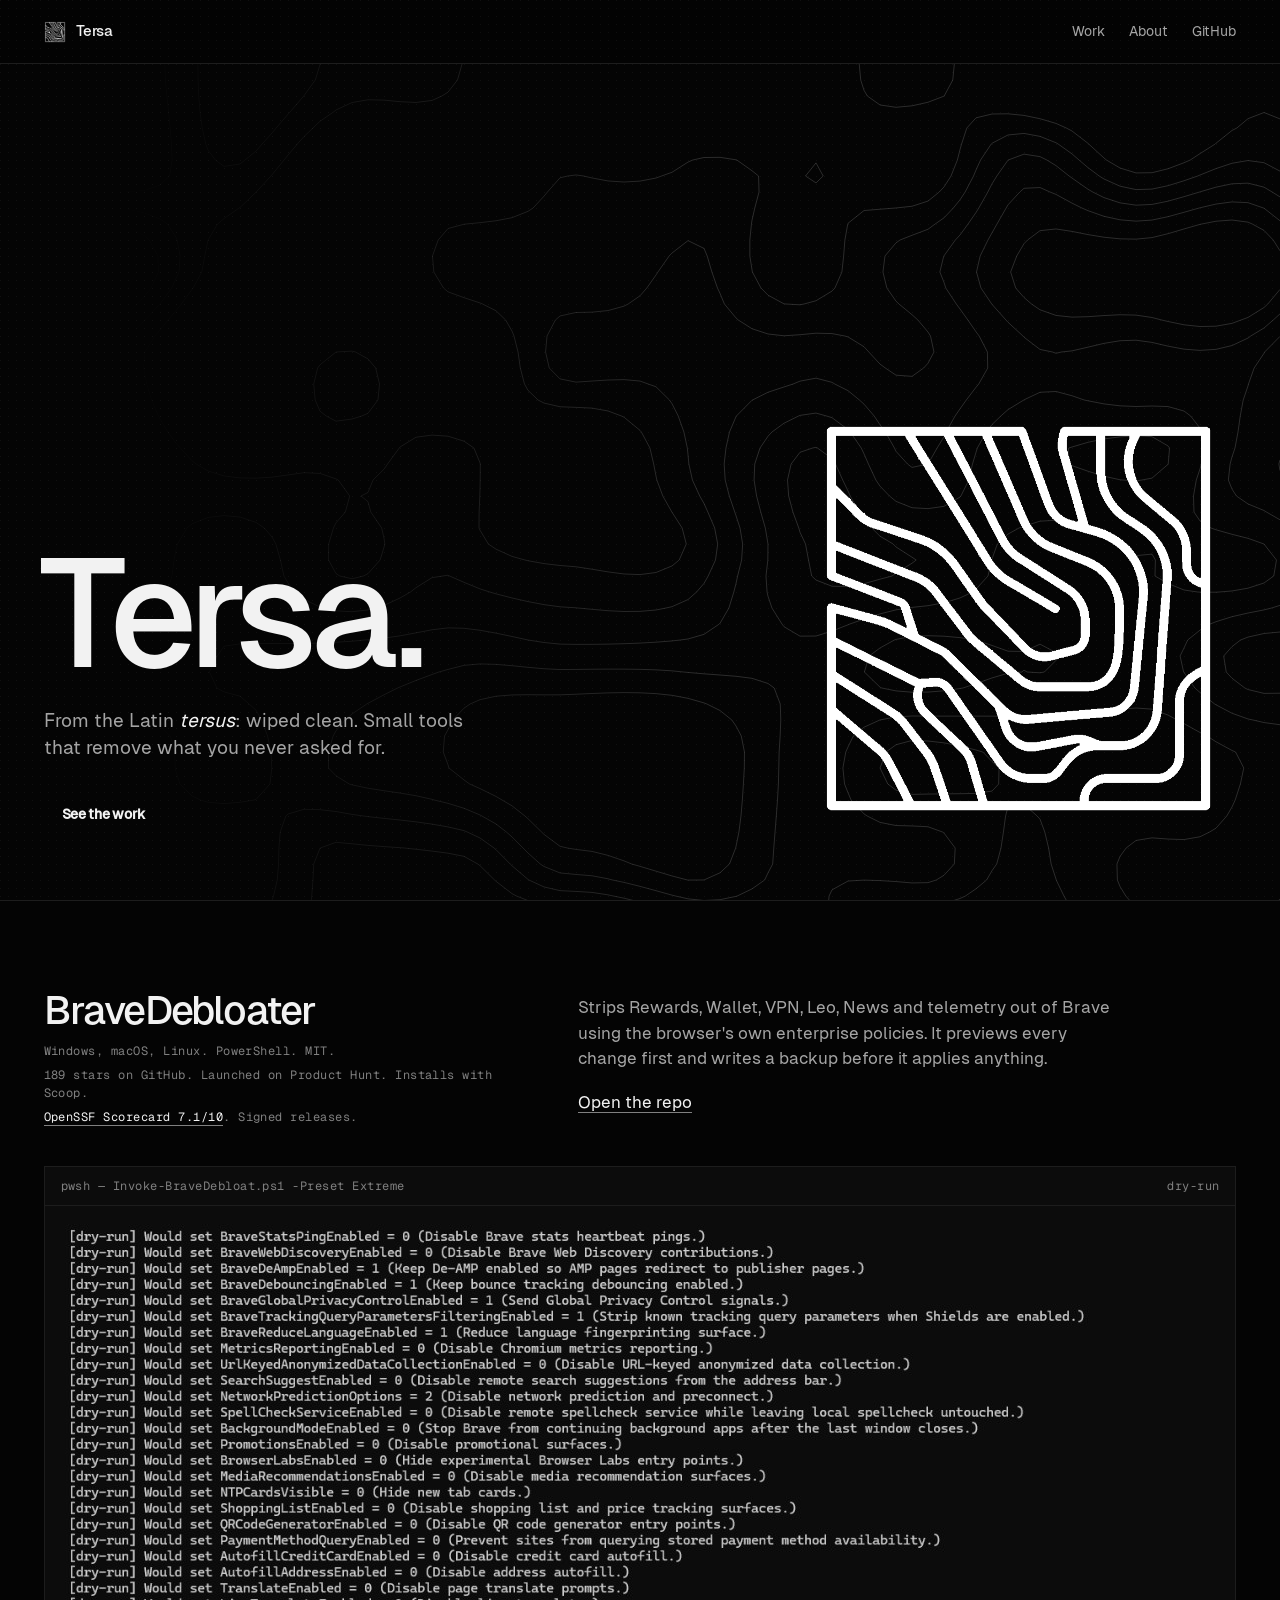
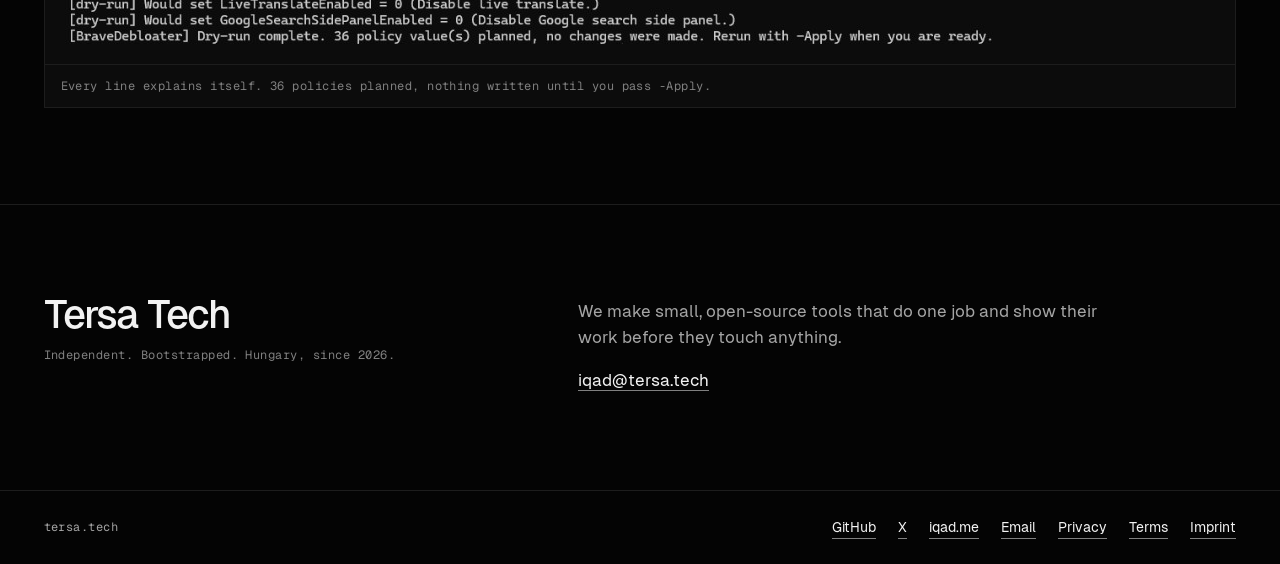
<file: index.html>
<!doctype html>
<html lang="en">
<head>
  <meta charset="utf-8" />
  <meta name="viewport" content="width=device-width, initial-scale=1" />
  <title>Tersa Tech</title>
  <meta name="description" content="Tersa, from the Latin tersus: wiped clean. Small tools that remove what you never asked for. Home of BraveDebloater." />
  <meta name="theme-color" content="#121212" />
  <link rel="canonical" href="https://tersa.tech/" />
  <link rel="icon" type="image/png" href="/assets/favicon.png" />
  <link rel="apple-touch-icon" href="/assets/apple-touch.png" />
  <meta property="og:type" content="website" />
  <meta property="og:site_name" content="Tersa Tech" />
  <meta property="og:url" content="https://tersa.tech/" />
  <meta property="og:title" content="Tersa" />
  <meta property="og:description" content="From the Latin tersus: wiped clean. Small tools that remove what you never asked for." />
  <meta property="og:image" content="https://tersa.tech/assets/og.png" />
  <meta property="og:image:alt" content="Tersa mark" />
  <meta name="twitter:card" content="summary" />
  <meta name="twitter:title" content="Tersa" />
  <meta name="twitter:description" content="From the Latin tersus: wiped clean. Small tools that remove what you never asked for." />
  <meta name="twitter:image" content="https://tersa.tech/assets/og.png" />
  <link rel="preload" href="/assets/fonts/geist-sans-400.woff2" as="font" type="font/woff2" crossorigin />
  <link rel="preload" href="/assets/fonts/geist-sans-500.woff2" as="font" type="font/woff2" crossorigin />
  <link rel="preload" href="/assets/fonts/geist-mono-400.woff2" as="font" type="font/woff2" crossorigin />
  <link rel="stylesheet" href="/site.css" />
  <noscript><style>.reveal{opacity:1!important;animation:none!important;transform:none!important}</style></noscript>
  <script type="application/ld+json">
  {
    "@context": "https://schema.org",
    "@type": "Organization",
    "name": "Tersa Tech",
    "alternateName": "Tersa",
    "url": "https://tersa.tech/",
    "logo": "https://tersa.tech/assets/icon-512.png",
    "email": "iqad@tersa.tech",
    "foundingDate": "2026",
    "address": {"@type": "PostalAddress", "addressCountry": "HU"},
    "sameAs": ["https://github.com/osfv", "https://x.com/oxcipity"]
  }
  </script>
</head>
<body>
  <a class="skip" href="#work">Skip to work</a>

  <header>
    <a class="brand" href="/">
      <img src="/assets/tersa-mark-white.png" width="22" height="22" alt="" />
      <span class="wordmark">Tersa</span>
    </a>
    <nav>
      <a href="#work">Work</a>
      <a href="#studio">About</a>
      <a href="https://github.com/osfv" target="_blank" rel="noopener">GitHub</a>
    </nav>
  </header>

  <main>
  <section class="hero">
    <canvas class="contour" aria-hidden="true"></canvas>
    <div class="hero-copy reveal">
      <h1>Tersa.</h1>
      <p class="lede">From the Latin <em>tersus</em>: wiped clean. Small tools that remove what you never asked for.</p>
      <a class="btn" href="#work">See the work</a>
    </div>
    <div class="mark-wrap reveal">
      <img src="/assets/tersa-mark-white.png" width="440" height="440" alt="Tersa mark" />
    </div>
  </section>

  <section class="work" id="work">
    <div class="work-head">
      <div class="reveal">
        <h2>BraveDebloater</h2>
        <p class="facts mono">Windows, macOS, Linux. PowerShell. MIT.</p>
        <p class="facts mono"><span data-stars>189</span> stars on GitHub. Launched on Product Hunt. Installs with Scoop.</p>
        <p class="facts mono"><a href="https://scorecard.dev/viewer/?uri=github.com/osfv/BraveDebloater" target="_blank" rel="noopener">OpenSSF Scorecard <span data-scorecard>7.1</span>/10</a>. Signed releases.</p>
      </div>
      <div class="work-copy reveal">
        <p>Strips Rewards, Wallet, VPN, Leo, News and telemetry out of Brave using the browser's own enterprise policies. It previews every change first and writes a backup before it applies anything.</p>
        <a href="https://github.com/osfv/BraveDebloater" target="_blank" rel="noopener">Open the repo</a>
      </div>
    </div>
    <figure class="shot reveal">
      <div class="shot-bar mono" aria-hidden="true">
        <span>pwsh &mdash; Invoke-BraveDebloat.ps1 -Preset Extreme</span>
        <span>dry-run</span>
      </div>
      <div class="shot-body">
        <img src="/assets/work/dry-run.png" width="1024" height="420" loading="lazy" alt="BraveDebloater dry-run output. Each line reads Would set, then a policy name and value with a plain explanation, ending with: Dry-run complete. 36 policy values planned, no changes were made." />
      </div>
      <figcaption class="mono">Every line explains itself. 36 policies planned, nothing written until you pass -Apply.</figcaption>
    </figure>
  </section>

  <section class="studio" id="studio">
    <div class="work-head">
      <div class="reveal">
        <h2>Tersa Tech</h2>
        <p class="facts mono">Independent. Bootstrapped. Hungary, since 2026.</p>
      </div>
      <div class="work-copy reveal">
        <p>We make small, open-source tools that do one job and show their work before they touch anything.</p>
        <a href="mailto:iqad@tersa.tech">iqad@tersa.tech</a>
      </div>
    </div>
  </section>
  </main>

  <footer>
    <a class="foot-home mono" href="/">tersa.tech</a>
    <div class="foot-links">
      <a href="https://github.com/osfv" target="_blank" rel="noopener">GitHub</a>
      <a href="https://x.com/oxcipity" target="_blank" rel="noopener">X</a>
      <a href="https://iqad.me" target="_blank" rel="noopener">iqad.me</a>
      <a href="mailto:iqad@tersa.tech">Email</a>
      <a href="/privacy/">Privacy</a>
      <a href="/terms/">Terms</a>
      <a href="/imprint/">Imprint</a>
    </div>
  </footer>

  <script src="/site.js" defer></script>
</body>
</html>
</file>
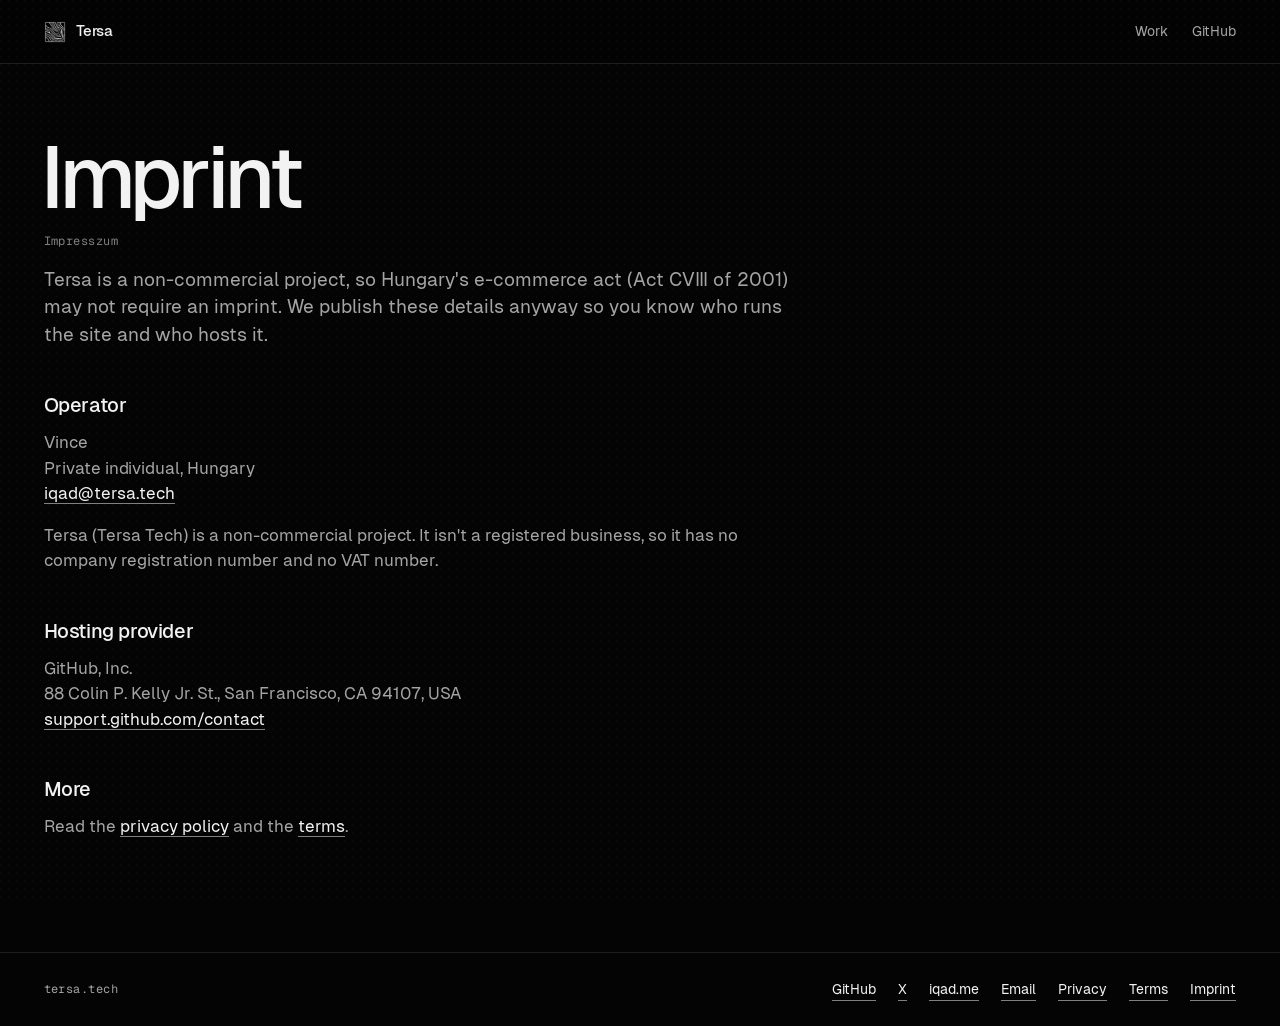
<file: imprint/index.html>
<!doctype html>
<html lang="en">
<head>
  <meta charset="utf-8" />
  <meta name="viewport" content="width=device-width, initial-scale=1" />
  <title>Imprint - Tersa</title>
  <meta name="description" content="Imprint (impresszum) for tersa.tech: who runs the site, how to reach them and who hosts it." />
  <meta name="theme-color" content="#121212" />
  <link rel="canonical" href="https://tersa.tech/imprint/" />
  <link rel="icon" type="image/png" href="/assets/favicon.png" />
  <link rel="apple-touch-icon" href="/assets/apple-touch.png" />
  <link rel="preload" href="/assets/fonts/geist-sans-400.woff2" as="font" type="font/woff2" crossorigin />
  <link rel="preload" href="/assets/fonts/geist-sans-500.woff2" as="font" type="font/woff2" crossorigin />
  <link rel="stylesheet" href="/site.css" />
</head>
<body>
  <a class="skip" href="#main">Skip to content</a>

  <header>
    <a class="brand" href="/">
      <img src="/assets/tersa-mark-white.png" width="22" height="22" alt="" />
      <span class="wordmark">Tersa</span>
    </a>
    <nav>
      <a href="/#work">Work</a>
      <a href="https://github.com/osfv" target="_blank" rel="noopener">GitHub</a>
    </nav>
  </header>

  <main class="doc" id="main">
    <h1>Imprint</h1>
    <p class="doc-date mono" lang="hu">Impresszum</p>

    <p class="doc-lede">Tersa is a non-commercial project, so Hungary's e-commerce act (Act CVIII of 2001) may not require an imprint. We publish these details anyway so you know who runs the site and who hosts it.</p>

    <h2>Operator</h2>
    <p>Vince<br />Private individual, Hungary<br /><a href="mailto:iqad@tersa.tech">iqad@tersa.tech</a></p>
    <p>Tersa (Tersa Tech) is a non-commercial project. It isn't a registered business, so it has no company registration number and no VAT number.</p>

    <h2>Hosting provider</h2>
    <p>GitHub, Inc.<br />88 Colin P. Kelly Jr. St., San Francisco, CA 94107, USA<br /><a href="https://support.github.com/contact" target="_blank" rel="noopener">support.github.com/contact</a></p>

    <h2>More</h2>
    <p>Read the <a href="/privacy/">privacy policy</a> and the <a href="/terms/">terms</a>.</p>
  </main>

  <footer>
    <a class="foot-home mono" href="/">tersa.tech</a>
    <div class="foot-links">
      <a href="https://github.com/osfv" target="_blank" rel="noopener">GitHub</a>
      <a href="https://x.com/oxcipity" target="_blank" rel="noopener">X</a>
      <a href="https://iqad.me" target="_blank" rel="noopener">iqad.me</a>
      <a href="mailto:iqad@tersa.tech">Email</a>
      <a href="/privacy/">Privacy</a>
      <a href="/terms/">Terms</a>
      <a href="/imprint/" aria-current="page">Imprint</a>
    </div>
  </footer>
</body>
</html>
</file>
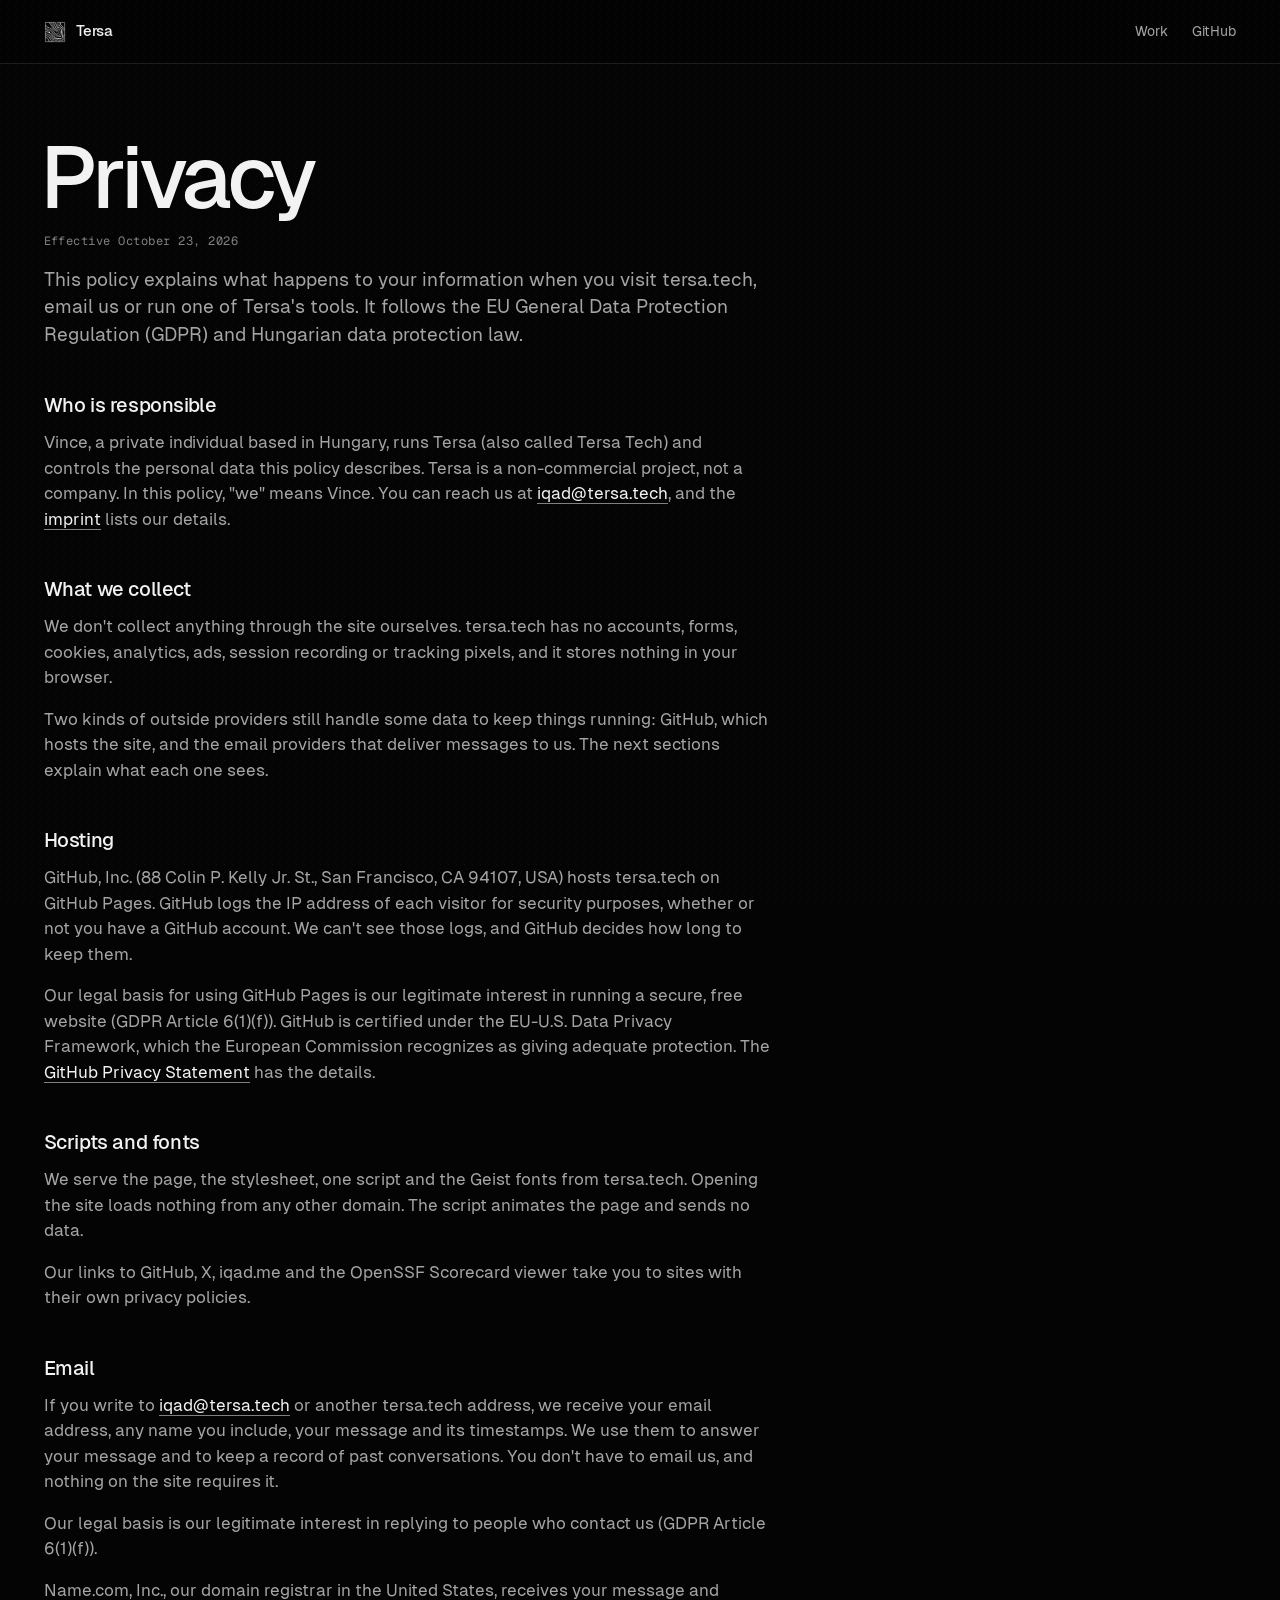
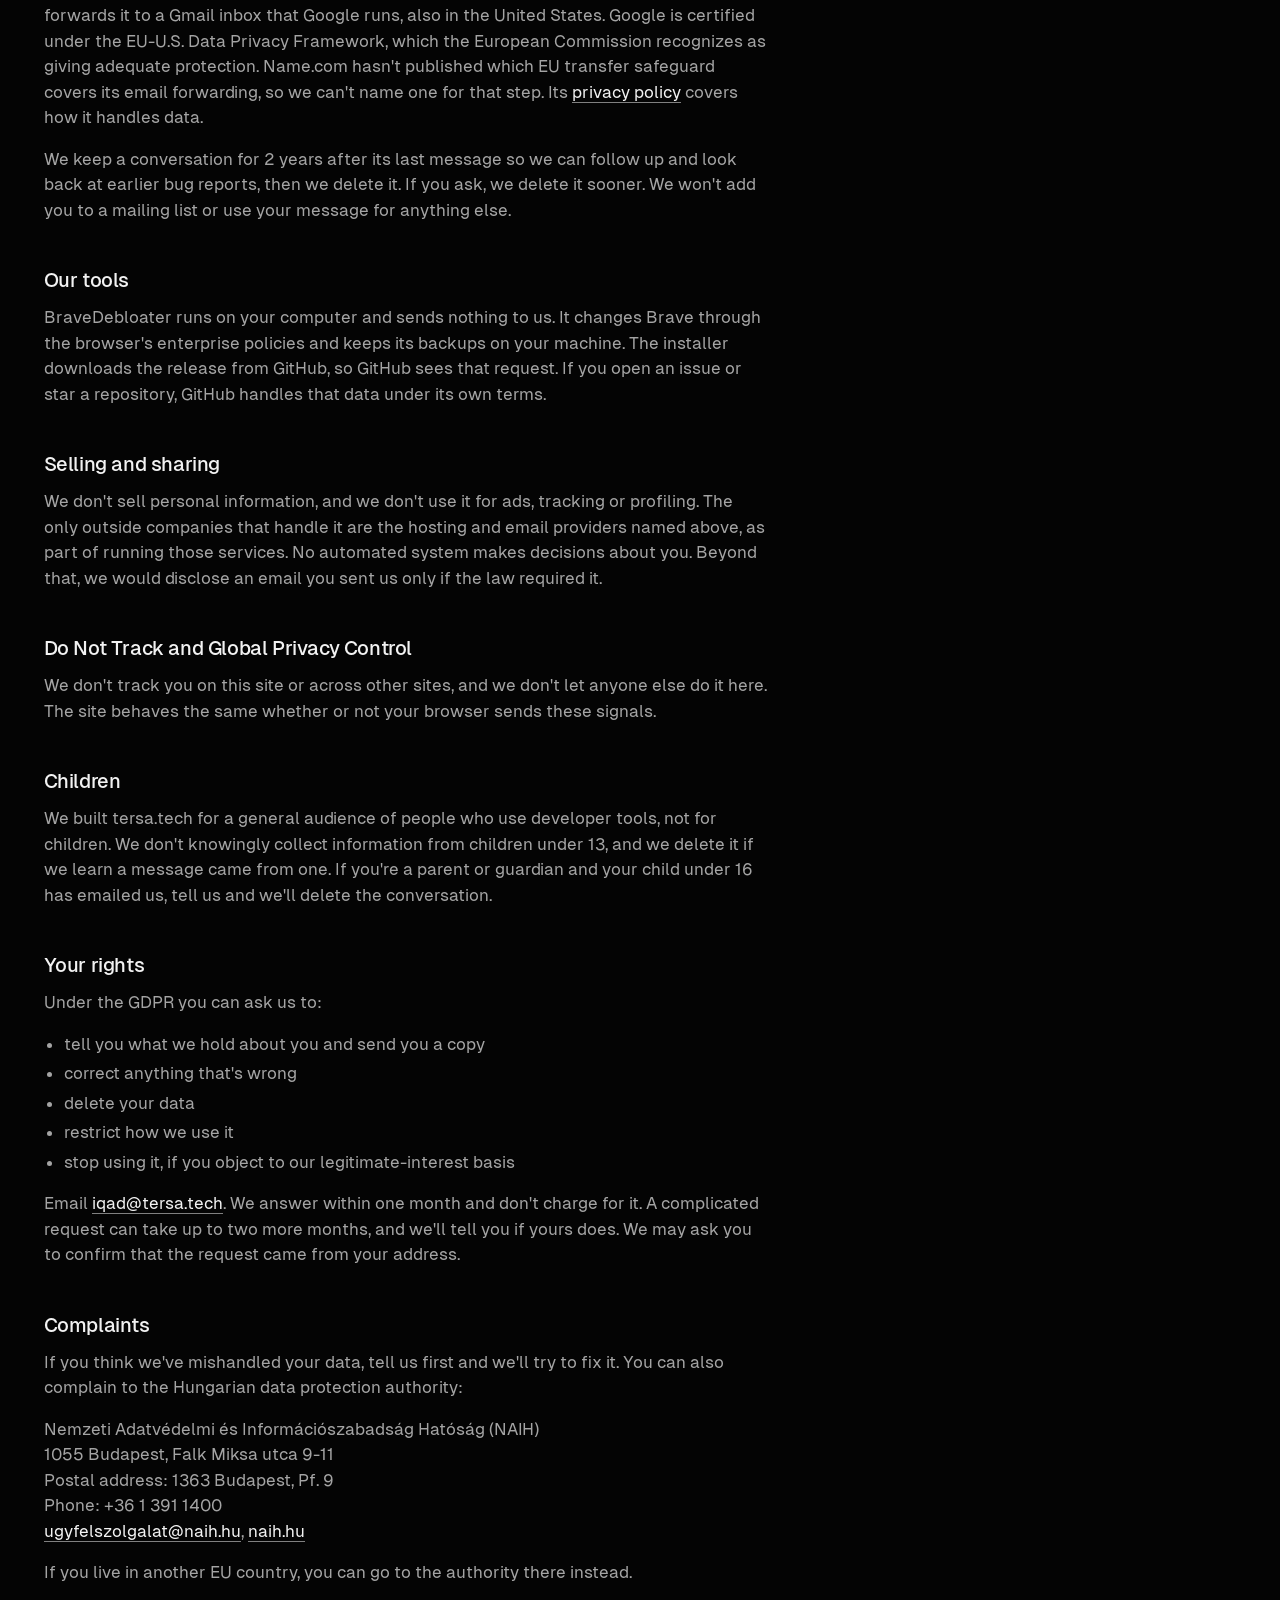
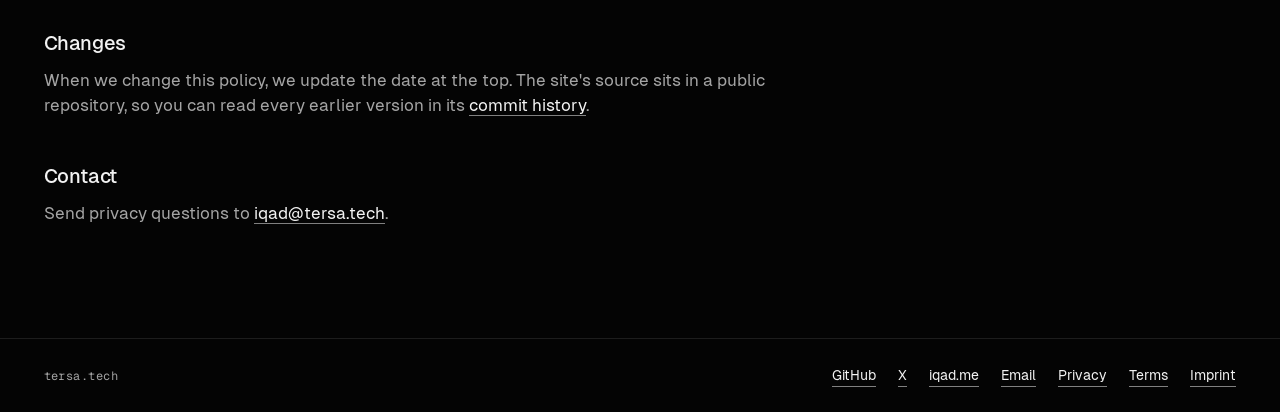
<file: privacy/index.html>
<!doctype html>
<html lang="en">
<head>
  <meta charset="utf-8" />
  <meta name="viewport" content="width=device-width, initial-scale=1" />
  <title>Privacy - Tersa</title>
  <meta name="description" content="What Tersa collects: nothing through tersa.tech or its tools, and only your email if you write to us. GDPR rights and how to complain." />
  <meta name="theme-color" content="#121212" />
  <link rel="canonical" href="https://tersa.tech/privacy/" />
  <link rel="icon" type="image/png" href="/assets/favicon.png" />
  <link rel="apple-touch-icon" href="/assets/apple-touch.png" />
  <link rel="preload" href="/assets/fonts/geist-sans-400.woff2" as="font" type="font/woff2" crossorigin />
  <link rel="preload" href="/assets/fonts/geist-sans-500.woff2" as="font" type="font/woff2" crossorigin />
  <link rel="stylesheet" href="/site.css" />
</head>
<body>
  <a class="skip" href="#main">Skip to content</a>

  <header>
    <a class="brand" href="/">
      <img src="/assets/tersa-mark-white.png" width="22" height="22" alt="" />
      <span class="wordmark">Tersa</span>
    </a>
    <nav>
      <a href="/#work">Work</a>
      <a href="https://github.com/osfv" target="_blank" rel="noopener">GitHub</a>
    </nav>
  </header>

  <main class="doc" id="main">
    <h1>Privacy</h1>
    <p class="doc-date mono">Effective October 23, 2026</p>

    <p class="doc-lede">This policy explains what happens to your information when you visit tersa.tech, email us or run one of Tersa's tools. It follows the EU General Data Protection Regulation (GDPR) and Hungarian data protection law.</p>

    <h2>Who is responsible</h2>
    <p>Vince, a private individual based in Hungary, runs Tersa (also called Tersa Tech) and controls the personal data this policy describes. Tersa is a non-commercial project, not a company. In this policy, "we" means Vince. You can reach us at <a href="mailto:iqad@tersa.tech">iqad@tersa.tech</a>, and the <a href="/imprint/">imprint</a> lists our details.</p>

    <h2>What we collect</h2>
    <p>We don't collect anything through the site ourselves. tersa.tech has no accounts, forms, cookies, analytics, ads, session recording or tracking pixels, and it stores nothing in your browser.</p>
    <p>Two kinds of outside providers still handle some data to keep things running: GitHub, which hosts the site, and the email providers that deliver messages to us. The next sections explain what each one sees.</p>

    <h2>Hosting</h2>
    <p>GitHub, Inc. (88 Colin P. Kelly Jr. St., San Francisco, CA 94107, USA) hosts tersa.tech on GitHub Pages. GitHub logs the IP address of each visitor for security purposes, whether or not you have a GitHub account. We can't see those logs, and GitHub decides how long to keep them.</p>
    <p>Our legal basis for using GitHub Pages is our legitimate interest in running a secure, free website (GDPR Article 6(1)(f)). GitHub is certified under the EU-U.S. Data Privacy Framework, which the European Commission recognizes as giving adequate protection. The <a href="https://docs.github.com/en/site-policy/privacy-policies/github-general-privacy-statement" target="_blank" rel="noopener">GitHub Privacy Statement</a> has the details.</p>

    <h2>Scripts and fonts</h2>
    <p>We serve the page, the stylesheet, one script and the Geist fonts from tersa.tech. Opening the site loads nothing from any other domain. The script animates the page and sends no data.</p>
    <p>Our links to GitHub, X, iqad.me and the OpenSSF Scorecard viewer take you to sites with their own privacy policies.</p>

    <h2>Email</h2>
    <p>If you write to <a href="mailto:iqad@tersa.tech">iqad@tersa.tech</a> or another tersa.tech address, we receive your email address, any name you include, your message and its timestamps. We use them to answer your message and to keep a record of past conversations. You don't have to email us, and nothing on the site requires it.</p>
    <p>Our legal basis is our legitimate interest in replying to people who contact us (GDPR Article 6(1)(f)).</p>
    <p>Name.com, Inc., our domain registrar in the United States, receives your message and forwards it to a Gmail inbox that Google runs, also in the United States. Google is certified under the EU-U.S. Data Privacy Framework, which the European Commission recognizes as giving adequate protection. Name.com hasn't published which EU transfer safeguard covers its email forwarding, so we can't name one for that step. Its <a href="https://www.name.com/privacy-policy" target="_blank" rel="noopener">privacy policy</a> covers how it handles data.</p>
    <p>We keep a conversation for 2 years after its last message so we can follow up and look back at earlier bug reports, then we delete it. If you ask, we delete it sooner. We won't add you to a mailing list or use your message for anything else.</p>

    <h2>Our tools</h2>
    <p>BraveDebloater runs on your computer and sends nothing to us. It changes Brave through the browser's enterprise policies and keeps its backups on your machine. The installer downloads the release from GitHub, so GitHub sees that request. If you open an issue or star a repository, GitHub handles that data under its own terms.</p>

    <h2>Selling and sharing</h2>
    <p>We don't sell personal information, and we don't use it for ads, tracking or profiling. The only outside companies that handle it are the hosting and email providers named above, as part of running those services. No automated system makes decisions about you. Beyond that, we would disclose an email you sent us only if the law required it.</p>

    <h2>Do Not Track and Global Privacy Control</h2>
    <p>We don't track you on this site or across other sites, and we don't let anyone else do it here. The site behaves the same whether or not your browser sends these signals.</p>

    <h2>Children</h2>
    <p>We built tersa.tech for a general audience of people who use developer tools, not for children. We don't knowingly collect information from children under 13, and we delete it if we learn a message came from one. If you're a parent or guardian and your child under 16 has emailed us, tell us and we'll delete the conversation.</p>

    <h2>Your rights</h2>
    <p>Under the GDPR you can ask us to:</p>
    <ul>
      <li>tell you what we hold about you and send you a copy</li>
      <li>correct anything that's wrong</li>
      <li>delete your data</li>
      <li>restrict how we use it</li>
      <li>stop using it, if you object to our legitimate-interest basis</li>
    </ul>
    <p>Email <a href="mailto:iqad@tersa.tech">iqad@tersa.tech</a>. We answer within one month and don't charge for it. A complicated request can take up to two more months, and we'll tell you if yours does. We may ask you to confirm that the request came from your address.</p>

    <h2>Complaints</h2>
    <p>If you think we've mishandled your data, tell us first and we'll try to fix it. You can also complain to the Hungarian data protection authority:</p>
    <p>Nemzeti Adatvédelmi és Információszabadság Hatóság (NAIH)<br />1055 Budapest, Falk Miksa utca 9-11<br />Postal address: 1363 Budapest, Pf. 9<br />Phone: +36 1 391 1400<br /><a href="mailto:ugyfelszolgalat@naih.hu">ugyfelszolgalat@naih.hu</a>, <a href="https://naih.hu" target="_blank" rel="noopener">naih.hu</a></p>
    <p>If you live in another EU country, you can go to the authority there instead.</p>

    <h2>Changes</h2>
    <p>When we change this policy, we update the date at the top. The site's source sits in a public repository, so you can read every earlier version in its <a href="https://github.com/osfv/tersa.tech/commits/main" target="_blank" rel="noopener">commit history</a>.</p>

    <h2>Contact</h2>
    <p>Send privacy questions to <a href="mailto:iqad@tersa.tech">iqad@tersa.tech</a>.</p>
  </main>

  <footer>
    <a class="foot-home mono" href="/">tersa.tech</a>
    <div class="foot-links">
      <a href="https://github.com/osfv" target="_blank" rel="noopener">GitHub</a>
      <a href="https://x.com/oxcipity" target="_blank" rel="noopener">X</a>
      <a href="https://iqad.me" target="_blank" rel="noopener">iqad.me</a>
      <a href="mailto:iqad@tersa.tech">Email</a>
      <a href="/privacy/" aria-current="page">Privacy</a>
      <a href="/terms/">Terms</a>
      <a href="/imprint/">Imprint</a>
    </div>
  </footer>
</body>
</html>
</file>
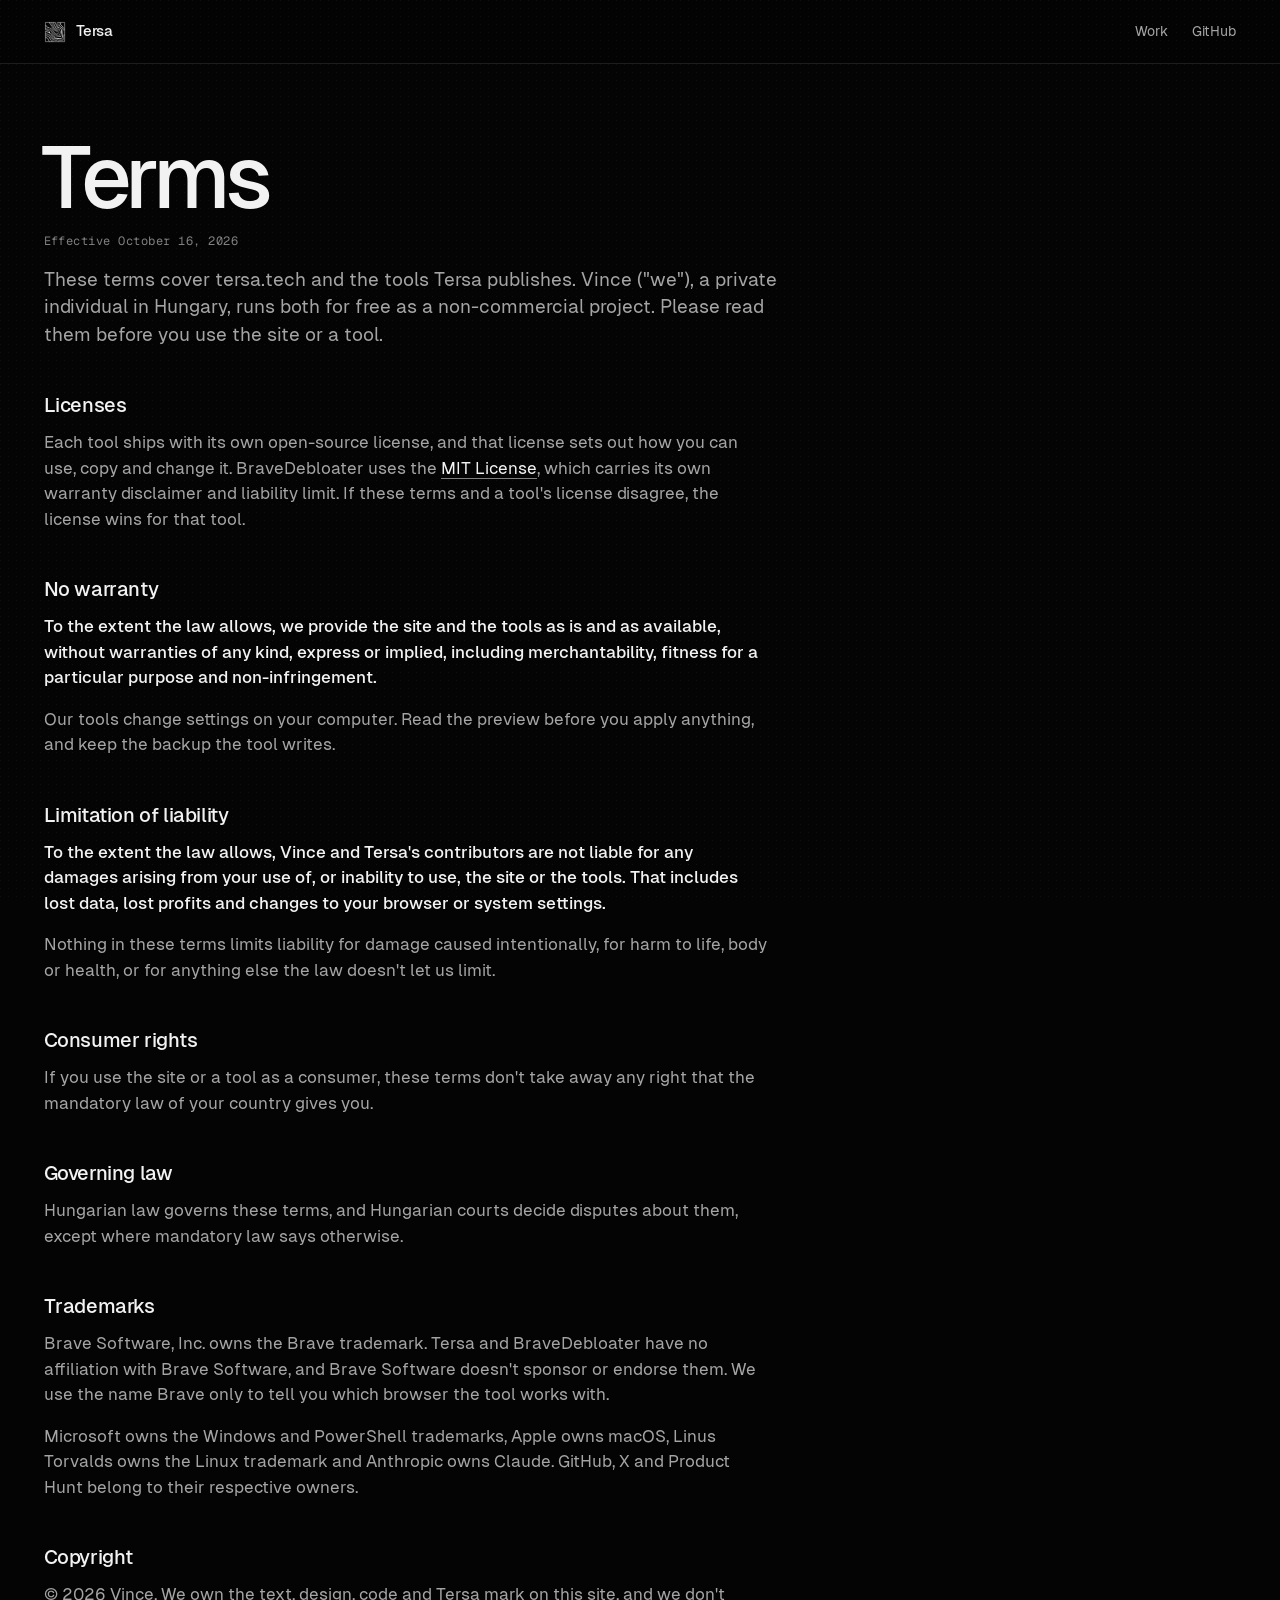
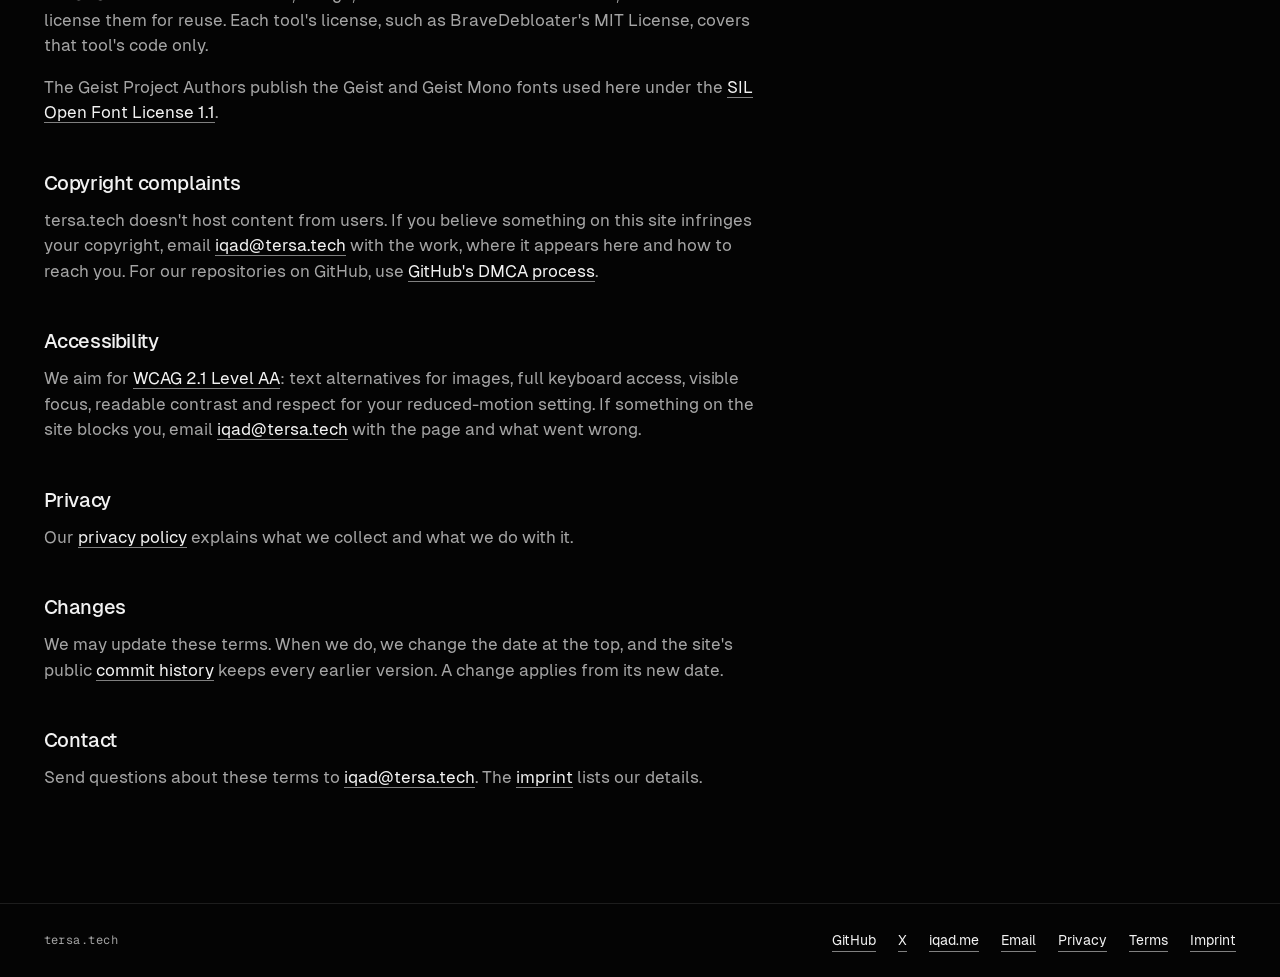
<file: terms/index.html>
<!doctype html>
<html lang="en">
<head>
  <meta charset="utf-8" />
  <meta name="viewport" content="width=device-width, initial-scale=1" />
  <title>Terms - Tersa</title>
  <meta name="description" content="Terms for tersa.tech and Tersa's open-source tools: licenses, warranty, liability, governing law, trademarks, copyright and accessibility." />
  <meta name="theme-color" content="#121212" />
  <link rel="canonical" href="https://tersa.tech/terms/" />
  <link rel="icon" type="image/png" href="/assets/favicon.png" />
  <link rel="apple-touch-icon" href="/assets/apple-touch.png" />
  <link rel="preload" href="/assets/fonts/geist-sans-400.woff2" as="font" type="font/woff2" crossorigin />
  <link rel="preload" href="/assets/fonts/geist-sans-500.woff2" as="font" type="font/woff2" crossorigin />
  <link rel="stylesheet" href="/site.css" />
</head>
<body>
  <a class="skip" href="#main">Skip to content</a>

  <header>
    <a class="brand" href="/">
      <img src="/assets/tersa-mark-white.png" width="22" height="22" alt="" />
      <span class="wordmark">Tersa</span>
    </a>
    <nav>
      <a href="/#work">Work</a>
      <a href="https://github.com/osfv" target="_blank" rel="noopener">GitHub</a>
    </nav>
  </header>

  <main class="doc" id="main">
    <h1>Terms</h1>
    <p class="doc-date mono">Effective October 16, 2026</p>

    <p class="doc-lede">These terms cover tersa.tech and the tools Tersa publishes. Vince ("we"), a private individual in Hungary, runs both for free as a non-commercial project. Please read them before you use the site or a tool.</p>

    <h2>Licenses</h2>
    <p>Each tool ships with its own open-source license, and that license sets out how you can use, copy and change it. BraveDebloater uses the <a href="https://github.com/osfv/BraveDebloater/blob/main/LICENSE" target="_blank" rel="noopener">MIT License</a>, which carries its own warranty disclaimer and liability limit. If these terms and a tool's license disagree, the license wins for that tool.</p>

    <h2>No warranty</h2>
    <p><strong>To the extent the law allows, we provide the site and the tools as is and as available, without warranties of any kind, express or implied, including merchantability, fitness for a particular purpose and non-infringement.</strong></p>
    <p>Our tools change settings on your computer. Read the preview before you apply anything, and keep the backup the tool writes.</p>

    <h2>Limitation of liability</h2>
    <p><strong>To the extent the law allows, Vince and Tersa's contributors are not liable for any damages arising from your use of, or inability to use, the site or the tools. That includes lost data, lost profits and changes to your browser or system settings.</strong></p>
    <p>Nothing in these terms limits liability for damage caused intentionally, for harm to life, body or health, or for anything else the law doesn't let us limit.</p>

    <h2>Consumer rights</h2>
    <p>If you use the site or a tool as a consumer, these terms don't take away any right that the mandatory law of your country gives you.</p>

    <h2>Governing law</h2>
    <p>Hungarian law governs these terms, and Hungarian courts decide disputes about them, except where mandatory law says otherwise.</p>

    <h2>Trademarks</h2>
    <p>Brave Software, Inc. owns the Brave trademark. Tersa and BraveDebloater have no affiliation with Brave Software, and Brave Software doesn't sponsor or endorse them. We use the name Brave only to tell you which browser the tool works with.</p>
    <p>Microsoft owns the Windows and PowerShell trademarks, Apple owns macOS, Linus Torvalds owns the Linux trademark and Anthropic owns Claude. GitHub, X and Product Hunt belong to their respective owners.</p>

    <h2>Copyright</h2>
    <p>&copy; 2026 Vince. We own the text, design, code and Tersa mark on this site, and we don't license them for reuse. Each tool's license, such as BraveDebloater's MIT License, covers that tool's code only.</p>
    <p>The Geist Project Authors publish the Geist and Geist Mono fonts used here under the <a href="/assets/fonts/OFL.txt">SIL Open Font License 1.1</a>.</p>

    <h2>Copyright complaints</h2>
    <p>tersa.tech doesn't host content from users. If you believe something on this site infringes your copyright, email <a href="mailto:iqad@tersa.tech">iqad@tersa.tech</a> with the work, where it appears here and how to reach you. For our repositories on GitHub, use <a href="https://docs.github.com/en/site-policy/content-removal-policies/dmca-takedown-policy" target="_blank" rel="noopener">GitHub's DMCA process</a>.</p>

    <h2>Accessibility</h2>
    <p>We aim for <a href="https://www.w3.org/TR/WCAG21/" target="_blank" rel="noopener">WCAG 2.1 Level AA</a>: text alternatives for images, full keyboard access, visible focus, readable contrast and respect for your reduced-motion setting. If something on the site blocks you, email <a href="mailto:iqad@tersa.tech">iqad@tersa.tech</a> with the page and what went wrong.</p>

    <h2>Privacy</h2>
    <p>Our <a href="/privacy/">privacy policy</a> explains what we collect and what we do with it.</p>

    <h2>Changes</h2>
    <p>We may update these terms. When we do, we change the date at the top, and the site's public <a href="https://github.com/osfv/tersa.tech/commits/main" target="_blank" rel="noopener">commit history</a> keeps every earlier version. A change applies from its new date.</p>

    <h2>Contact</h2>
    <p>Send questions about these terms to <a href="mailto:iqad@tersa.tech">iqad@tersa.tech</a>. The <a href="/imprint/">imprint</a> lists our details.</p>
  </main>

  <footer>
    <a class="foot-home mono" href="/">tersa.tech</a>
    <div class="foot-links">
      <a href="https://github.com/osfv" target="_blank" rel="noopener">GitHub</a>
      <a href="https://x.com/oxcipity" target="_blank" rel="noopener">X</a>
      <a href="https://iqad.me" target="_blank" rel="noopener">iqad.me</a>
      <a href="mailto:iqad@tersa.tech">Email</a>
      <a href="/privacy/">Privacy</a>
      <a href="/terms/" aria-current="page">Terms</a>
      <a href="/imprint/">Imprint</a>
    </div>
  </footer>
</body>
</html>
</file>
<file: site.css>
@font-face {
  font-family: "Geist";
  src: url("/assets/fonts/geist-sans-400.woff2") format("woff2");
  font-weight: 400;
  font-style: normal;
  font-display: swap;
}

@font-face {
  font-family: "Geist";
  src: url("/assets/fonts/geist-sans-500.woff2") format("woff2");
  font-weight: 500;
  font-style: normal;
  font-display: swap;
}

@font-face {
  font-family: "Geist Mono";
  src: url("/assets/fonts/geist-mono-400.woff2") format("woff2");
  font-weight: 400;
  font-style: normal;
  font-display: swap;
}

:root {
  color-scheme: dark;
  --bg: oklch(11% 0 0);
  --panel: oklch(13% 0 0);
  --ink: oklch(96% 0 0);
  --mute: oklch(72% 0 0);
  --dim: oklch(60% 0 0);
  --line: oklch(23% 0 0);
  --pad: clamp(18px, 3.4vw, 48px);
  --nav: 64px;
}

* { box-sizing: border-box; }

html {
  background: var(--bg);
  scroll-behavior: smooth;
  scrollbar-width: thin;
  scrollbar-color: var(--line) transparent;
}

body {
  margin: 0;
  min-height: 100dvh;
  background: var(--bg);
  color: var(--mute);
  font: 400 17px/1.5 Geist, ui-sans-serif, system-ui, sans-serif;
  -webkit-font-smoothing: antialiased;
  text-rendering: optimizeLegibility;
}

body::before {
  content: "";
  position: fixed;
  inset: 0;
  z-index: 8;
  pointer-events: none;
  opacity: 0.05;
  background-image: url("data:image/svg+xml,%3Csvg xmlns='http://www.w3.org/2000/svg' width='8' height='8'%3E%3Crect width='1' height='1' fill='%23fff'/%3E%3C/svg%3E");
}

::selection {
  background: var(--ink);
  color: var(--bg);
}

.skip {
  position: absolute;
  left: 12px;
  top: 8px;
  z-index: 12;
  padding: 8px 12px;
  background: var(--ink);
  color: var(--bg);
  text-decoration: none;
  transform: translateY(-200%);
}

.skip:focus { transform: none; }

a {
  color: var(--ink);
  text-decoration: none;
  box-shadow: 0 1px 0 var(--dim);
}

a:hover {
  color: var(--bg);
  background: var(--ink);
  box-shadow: 0 1px 0 var(--ink);
}

a:focus-visible {
  outline: 2px solid var(--ink);
  outline-offset: 3px;
}

.mono {
  font-family: "Geist Mono", ui-monospace, monospace;
  font-size: 12px;
  letter-spacing: 0.04em;
}

/* Header */

header {
  position: sticky;
  top: 0;
  z-index: 6;
  height: var(--nav);
  display: flex;
  align-items: center;
  justify-content: space-between;
  gap: 24px;
  padding: 0 var(--pad);
  background: color-mix(in oklab, var(--bg) 86%, transparent);
  backdrop-filter: blur(6px);
  border-bottom: 1px solid var(--line);
}

.brand {
  display: inline-flex;
  align-items: center;
  gap: 10px;
  color: var(--ink);
  box-shadow: none;
}

.brand:hover {
  color: var(--ink);
  background: none;
  box-shadow: none;
}

.brand img {
  width: 22px;
  height: 22px;
  display: block;
}

.wordmark {
  font-weight: 500;
  font-size: 15px;
  letter-spacing: -0.03em;
}

nav {
  display: flex;
  align-items: center;
  gap: 24px;
}

nav a {
  color: var(--mute);
  box-shadow: none;
  font-size: 14px;
}

nav a:hover { color: var(--bg); }

/* Hero */

.hero {
  position: relative;
  isolation: isolate;
  overflow: hidden;
  display: grid;
  grid-template-columns: minmax(0, 1fr) auto;
  gap: clamp(24px, 5vw, 80px);
  align-items: end;
  min-height: calc(100dvh - var(--nav));
  padding: 64px var(--pad) 64px;
}

.contour {
  position: absolute;
  inset: 0;
  z-index: -1;
  pointer-events: none;
  mask-image: linear-gradient(to right, transparent 8%, #000 55%);
  -webkit-mask-image: linear-gradient(to right, transparent 8%, #000 55%);
}

.hero-copy {
  max-width: 36rem;
}

h1 {
  margin: 0 0 20px -0.04em;
  color: var(--ink);
  font-size: clamp(72px, 12vw, 168px);
  font-weight: 500;
  letter-spacing: -0.06em;
  line-height: 0.95;
}

.lede {
  margin: 0 0 30px;
  max-width: 34ch;
  font-size: 19px;
  line-height: 1.45;
}

.lede em {
  color: var(--ink);
  font-style: italic;
}

.btn {
  display: inline-flex;
  align-items: center;
  min-height: 44px;
  padding: 0 18px;
  background: transparent;
  color: var(--ink);
  box-shadow: none;
  font-size: 14px;
  font-weight: 700;
  letter-spacing: -0.02em;
  white-space: nowrap;
}

.btn:hover {
  background: var(--ink);
  color: var(--bg);
  box-shadow: none;
}

.btn:active { transform: translateY(1px); }

.mark-wrap img {
  display: block;
  width: min(34vw, 440px);
  height: auto;
}

/* Work */

.work {
  padding: 88px var(--pad) 96px;
  border-top: 1px solid var(--line);
  scroll-margin-top: var(--nav);
}

.work-head {
  display: grid;
  grid-template-columns: minmax(0, 5fr) minmax(0, 7fr);
  gap: clamp(28px, 5vw, 80px);
  align-items: start;
  margin-bottom: 40px;
}

.work h2 {
  margin: 0 0 10px;
  color: var(--ink);
  font-size: clamp(30px, 3.6vw, 40px);
  font-weight: 500;
  letter-spacing: -0.045em;
  line-height: 1.08;
}

.work-copy {
  max-width: 34rem;
  padding-top: 6px;
}

.work-copy p {
  margin: 0 0 18px;
  max-width: 52ch;
}

.facts {
  margin: 0;
  color: var(--dim);
}

.facts + .facts { margin-top: 6px; }

.studio {
  padding: 88px var(--pad) 56px;
  border-top: 1px solid var(--line);
  scroll-margin-top: var(--nav);
}

.studio h2 {
  margin: 0 0 10px;
  color: var(--ink);
  font-size: clamp(30px, 3.6vw, 40px);
  font-weight: 500;
  letter-spacing: -0.045em;
  line-height: 1.08;
}

/* Terminal frame. Background matches the screenshot exactly so the image has no edge. */

.shot {
  --shell: #0c0c0c;
  margin: 0;
  border: 1px solid var(--line);
  background: var(--shell);
}

.shot-bar {
  display: flex;
  justify-content: space-between;
  gap: 16px;
  padding: 10px 16px;
  color: var(--dim);
  border-bottom: 1px solid var(--line);
  white-space: nowrap;
  overflow: hidden;
}

.shot-bar span:first-child {
  overflow: hidden;
  text-overflow: ellipsis;
}

.shot-body {
  position: relative;
  padding: 18px 20px 20px;
  overflow-x: auto;
  scrollbar-width: none;
}

.shot-body::-webkit-scrollbar { display: none; }

.shot-body img {
  display: block;
  width: min(100%, 1024px);
  height: auto;
}

.shot figcaption {
  padding: 12px 16px;
  color: var(--dim);
  border-top: 1px solid var(--line);
}

/* Footer */

footer {
  display: flex;
  flex-wrap: wrap;
  align-items: center;
  justify-content: space-between;
  gap: 14px 28px;
  padding: 26px var(--pad);
  border-top: 1px solid var(--line);
  color: var(--dim);
}

.foot-home {
  color: var(--mute);
  box-shadow: none;
}

.foot-home:hover {
  color: var(--bg);
}

.foot-links {
  display: flex;
  flex-wrap: wrap;
  gap: 22px;
}

.foot-links a {
  font-size: 14px;
}

/* 404 */

.lost {
  min-height: calc(100dvh - var(--nav));
  display: grid;
  align-content: center;
  padding: 48px var(--pad) 80px;
  max-width: 40rem;
}

.lost-mark {
  width: 72px;
  height: auto;
  margin-bottom: 22px;
}

.lost h1 {
  margin-bottom: 10px;
  font-size: clamp(48px, 8vw, 96px);
}

.lost p { margin: 0 0 28px; }

/* Legal pages */

.doc {
  max-width: 52rem;
  padding: 72px var(--pad) 96px;
}

.doc h1 {
  margin-bottom: 12px;
  font-size: clamp(48px, 8vw, 88px);
}

.doc-date {
  margin: 0 0 36px;
  color: var(--dim);
}

.doc h2 {
  margin: 44px 0 12px;
  color: var(--ink);
  font-size: 20px;
  font-weight: 500;
  letter-spacing: -0.02em;
  line-height: 1.3;
}

.doc p {
  margin: 0 0 16px;
  max-width: 66ch;
}

.doc .doc-lede {
  font-size: 19px;
  line-height: 1.45;
}

.doc strong {
  color: var(--ink);
  font-weight: 500;
}

.doc ul {
  margin: 0 0 16px;
  padding-left: 1.2em;
  max-width: 66ch;
}

.doc li { margin-bottom: 4px; }

/* Motion */

.hero .reveal { opacity: 0; }
html.is-ready .hero-copy { animation: snap-in 420ms steps(4, end) 40ms both; }
html.is-ready .mark-wrap { animation: snap-in 560ms steps(4, end) 140ms both; }

.work .reveal,
.studio .reveal {
  opacity: 0;
  transform: translateY(10px);
  transition: opacity 480ms steps(4, end), transform 480ms cubic-bezier(0.16, 1, 0.3, 1);
}

.work .reveal.in,
.studio .reveal.in {
  opacity: 1;
  transform: none;
}

.work-copy.reveal { transition-delay: 70ms; }
.shot.reveal { transition-delay: 140ms; }

html:not(.is-ready) .lost > * { opacity: 0; }
html.is-ready .lost > * { animation: snap-in 400ms steps(4, end) var(--d, 0ms) both; }

@keyframes snap-in {
  from { opacity: 0; }
  to { opacity: 1; }
}

/* Mobile */

@media (max-width: 767px) {
  .hero {
    grid-template-columns: 1fr;
    align-items: start;
    align-content: space-between;
    padding: 36px var(--pad) 40px;
    gap: 40px;
  }

  .contour {
    mask-image: linear-gradient(to bottom, #000 30%, transparent 85%);
    -webkit-mask-image: linear-gradient(to bottom, #000 30%, transparent 85%);
  }

  .mark-wrap { order: -1; }

  .mark-wrap img { width: 120px; }

  h1 { font-size: clamp(64px, 20vw, 96px); }

  .lede {
    font-size: 17px;
    max-width: none;
  }

  .work { padding: 56px var(--pad) 64px; }

  .work-head {
    grid-template-columns: 1fr;
    gap: 18px;
    margin-bottom: 28px;
  }

  .work-copy { padding-top: 0; }

  .shot-body { padding: 14px; }

  .doc { padding: 48px var(--pad) 64px; }

  .doc .doc-lede { font-size: 17px; }

  /* Keep the text legible: hold the image near native size and let it pan. */
  .shot-body img {
    width: 880px;
    max-width: none;
  }

  footer {
    flex-direction: column;
    align-items: flex-start;
  }
}

@media (prefers-reduced-motion: reduce) {
  html { scroll-behavior: auto; }

  .hero .reveal,
  .work .reveal,
  .studio .reveal,
  html.is-ready .lost > * {
    opacity: 1 !important;
    transform: none !important;
    animation: none !important;
    transition: none !important;
  }

  .btn:active { transform: none; }
}
</file>
